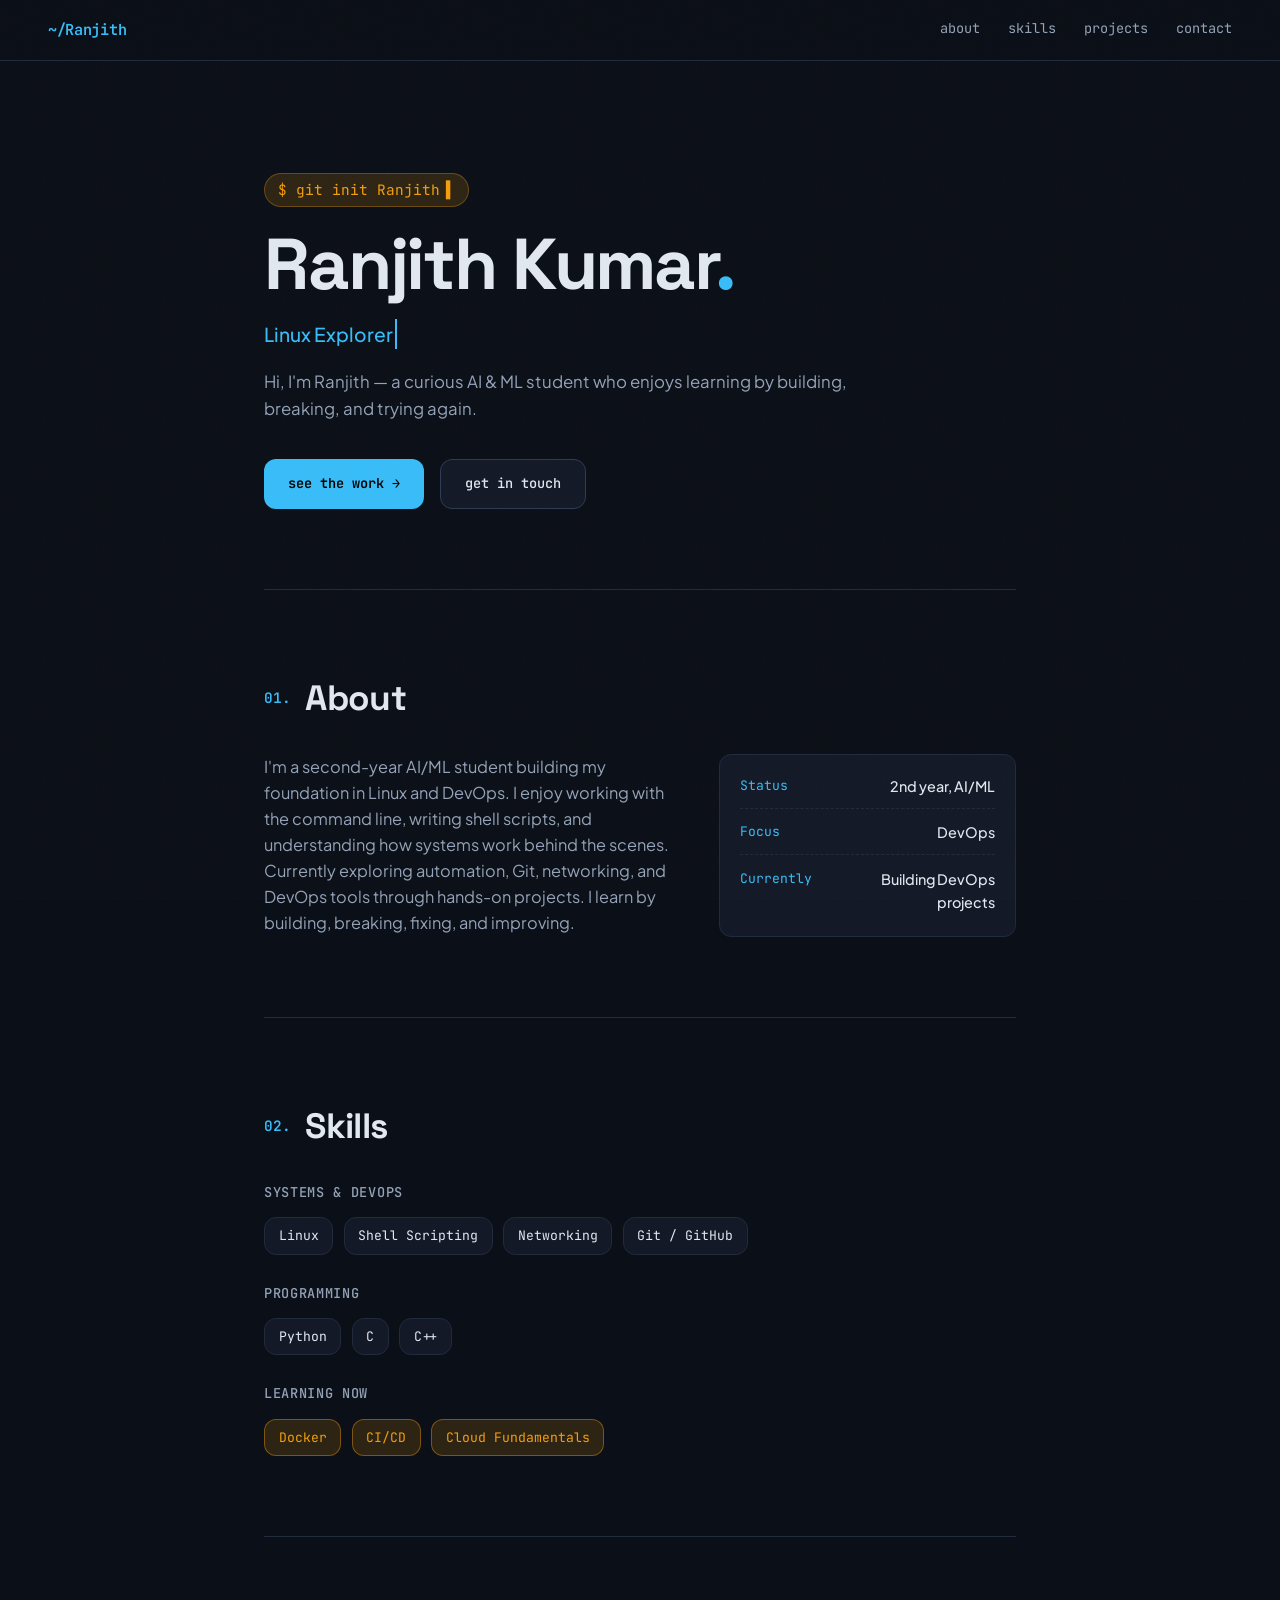
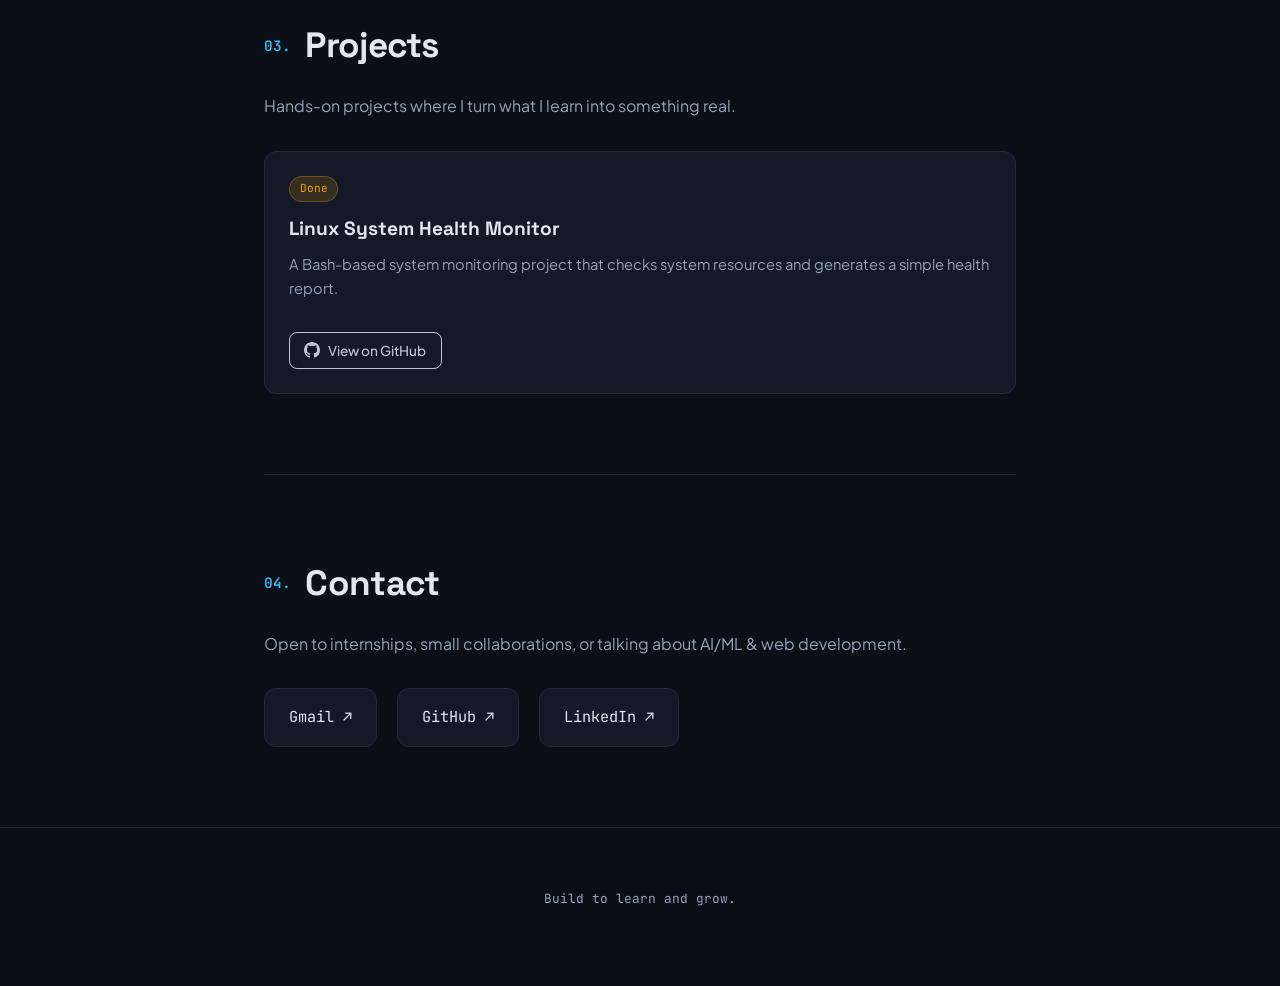
<file: index.html>
<!DOCTYPE html>
<html lang="en">
<head>
  <meta charset="UTF-8">
  <meta name="viewport" content="width=device-width, initial-scale=1.0">
  <title>Ranjith - Portfolio</title>
  <meta name="description" content="Portfolio of Ranjith Kumar — 2nd-year AI/ML student building skills and projects step-by-step.">
  <link rel="preconnect" href="https://fonts.googleapis.com">
  <link rel="preconnect" href="https://fonts.gstatic.com" crossorigin>
  <link href="https://fonts.googleapis.com/css2?family=Plus+Jakarta+Sans:wght@400;500;600;700&family=Space+Grotesk:wght@500;600;700&family=JetBrains+Mono:wght@400;500;600&display=swap" rel="stylesheet">

  <link rel="stylesheet" href="ranjith.css">
</head>
<body>

<div class="grain"></div>
<div class="progress-bar" id="progressBar"></div>

<header class="topbar">
  <a href="#top" class="brand">~/Ranjith</a>
  <nav class="topnav" id="topnav">
    <a href="#about">about</a>
    <a href="#skills">skills</a>
    <a href="#projects">projects</a>
    <a href="#contact">contact</a>
  </nav>
  <button class="navtoggle" id="navToggle" aria-label="Toggle menu" aria-expanded="false">
    <span></span><span></span><span></span>
  </button>
</header>

<div class="mobilemenu" id="mobileMenu">
  <a href="#about">about</a>
  <a href="#skills">skills</a>
  <a href="#projects">projects</a>
  <a href="#contact">contact</a>
</div>

<main>

  <!-- HERO -->
  <section class="hero" id="top">
    <div class="hero-eyebrow mono">$ git init Ranjith<span class="cursor">▌</span></div>
    <h1 class="hero-title">Ranjith Kumar<span class="dot">.</span></h1>
    <p class="hero-role"><span id="typedRole"></span><span class="typed-cursor" id="typedCursor">&nbsp;</span></p>
    <p class="hero-tagline">Hi, I'm Ranjith — a curious AI & ML student who enjoys learning by building, breaking, and trying again.</p>
    <div class="hero-links">
      <a href="#projects" class="btn btn-solid">see the work →</a>
      <a href="#contact" class="btn btn-ghost">get in touch</a>
    </div>
  </section>

  <!-- ABOUT -->
  <section class="section" id="about">
    <div class="section-head">
      <span class="mono tag">01.</span>
      <h2>About</h2>
    </div>
    <div class="about-grid">
      <p class="about-text">
      I'm a second-year AI/ML student building my foundation in Linux and DevOps. I enjoy working with the command line,
       writing shell scripts, and understanding how systems work behind the scenes. Currently exploring automation, Git,
        networking, and DevOps tools through hands-on projects. I learn by building, breaking, fixing, and improving.
      </p>
      <dl class="about-facts">
        <div><dt>Status</dt><dd>2nd year, AI/ML</dd></div>
        <div><dt>Focus</dt><dd>DevOps</dd></div>
        <div><dt>Currently</dt><dd>Building DevOps projects</dd></div>
        <!-- <div><dt>Based</dt><dd>Tamil Nadu, India</dd></div> -->
      </dl>
    </div>
  </section>

  <!-- SKILLS -->
  <section class="section" id="skills">
    <div class="section-head">
      <span class="mono tag">02.</span>
      <h2>Skills</h2>
    </div>
    <div class="skill-groups">
      <div class="skill-group">
        <h3 class="mono">Systems &amp; DevOps</h3>
        <div class="chips">
          <span class="chip">Linux</span>
          <span class="chip">Shell Scripting</span>
          <span class="chip">Networking</span>
          <span class="chip">Git / GitHub</span>
          <!-- <span class="chip">Docker</span> -->
        </div>
      </div>
      <div class="skill-group">
        <h3 class="mono">Programming</h3>
        <div class="chips">
          <span class="chip">Python</span>
          <span class="chip">C</span>
          <span class="chip">C++</span>
          <!-- <span class="chip">DSA in Java</span> -->
        </div>
      </div>
      <div class="skill-group">
        <h3 class="mono">Learning now</h3>
        <div class="chips">
          <span class="chip chip-learning">Docker</span>
          <span class="chip chip-learning">CI/CD</span>
          <span class="chip chip-learning">Cloud Fundamentals</span>
        </div>
      </div>
    </div>
  </section>

  <!-- PROJECTS -->
  <section class="section" id="projects">
    <div class="section-head">
      <span class="mono tag">03.</span>
      <h2>Projects</h2>
    </div>
    <p class="section-intro">Hands-on projects where I turn what I learn into something real.</p>

    <div class="project-grid">
      <article class="project-card">
        <div>
          <div class="project-header">
            <span class="mono project-status">Done</span>
          </div>
          <h3>Linux System Health Monitor</h3>
          <p>A Bash-based system monitoring project that checks system resources and generates a simple health report.</p>
        </div>
        <a href="https://github.com/Ranjithuhh/Linux-system-health-dashboard" 
   target="_blank" rel="noopener" class="repo-link">
  <svg class="repo-link-icon" viewBox="0 0 16 16" width="16" height="16" fill="currentColor">
    <path d="M8 0C3.58 0 0 3.58 0 8c0 3.54 2.29 6.53 5.47 7.59.4.07.55-.17.55-.38
    0-.19-.01-.82-.01-1.49-2.01.37-2.53-.49-2.69-.94-.09-.23-.48-.94-.82-1.13
    -.28-.15-.68-.52-.01-.53.63-.01 1.08.58 1.23.82.72 1.21 1.87.87 2.33.66
    .07-.52.28-.87.51-1.07-1.78-.2-3.64-.89-3.64-3.95 0-.87.31-1.59.82-2.15
    -.08-.2-.36-1.02.08-2.12 0 0 .67-.21 2.2.82.64-.18 1.32-.27 2-.27
    .68 0 1.36.09 2 .27 1.53-1.04 2.2-.82 2.2-.82.44 1.1.16 1.92.08 2.12
    .51.56.82 1.27.82 2.15 0 3.07-1.87 3.75-3.65 3.95.29.25.54.73.54 1.48
    0 1.07-.01 1.93-.01 2.2 0 .21.15.46.55.38A8.01 8.01 0 0 0 16 8c0-4.42-3.58-8-8-8z"/>
  </svg>
  View on GitHub
</a>
      </article>

      <!-- <article class="project-card">
        <div>
          <div class="project-header">
            <span class="mono project-status">planned</span>
          </div>
          <h3>Simple Calculator</h3>
          <p>A basic calculator UI to get comfortable with event handling and clean layout logic.</p>
        </div>
        <span class="project-stack mono">HTML · CSS · JS</span>
      </article>

      <article class="project-card">
        <div>
          <div class="project-header">
            <span class="mono project-status">planned</span>
          </div>
          <h3>Coursework Refactor</h3>
          <p>Rebuilding class assignments with proper documentation, modern structure, and pushing to GitHub.</p>
        </div>
        <span class="project-stack mono">Python</span>
      </article> -->
    </div>
  </section>

  <!-- CONTACT -->
  <section class="section" id="contact">
    <div class="section-head">
      <span class="mono tag">04.</span>
      <h2>Contact</h2>
    </div>
    <p class="section-intro">Open to internships, small collaborations, or talking about AI/ML & web development.</p>
    <div class="contact-links">
      <a href="mailto:ranjithkumar.tech5@gmail.com" class="contact-card" data-copy="ranjithkumar.tech5@gmail.com">
        Gmail ↗
        <span class="copy-toast">copied!</span>
      </a>
      <a href="https://github.com/Ranjithuhh" target="_blank" rel="noopener" class="contact-card">GitHub ↗</a>
      <a href="https://www.linkedin.com/in/ranjith-kumar5/" target="_blank" rel="noopener" class="contact-card">LinkedIn ↗</a>
    </div>
  </section>

</main>

<footer class="footer mono">
  <p>Build to learn and grow.</p>
</footer>

<button class="back-to-top" id="backToTop" aria-label="Back to top">↑</button>

<script src="ranjith.js"></script>
</body>
</html>
</file>
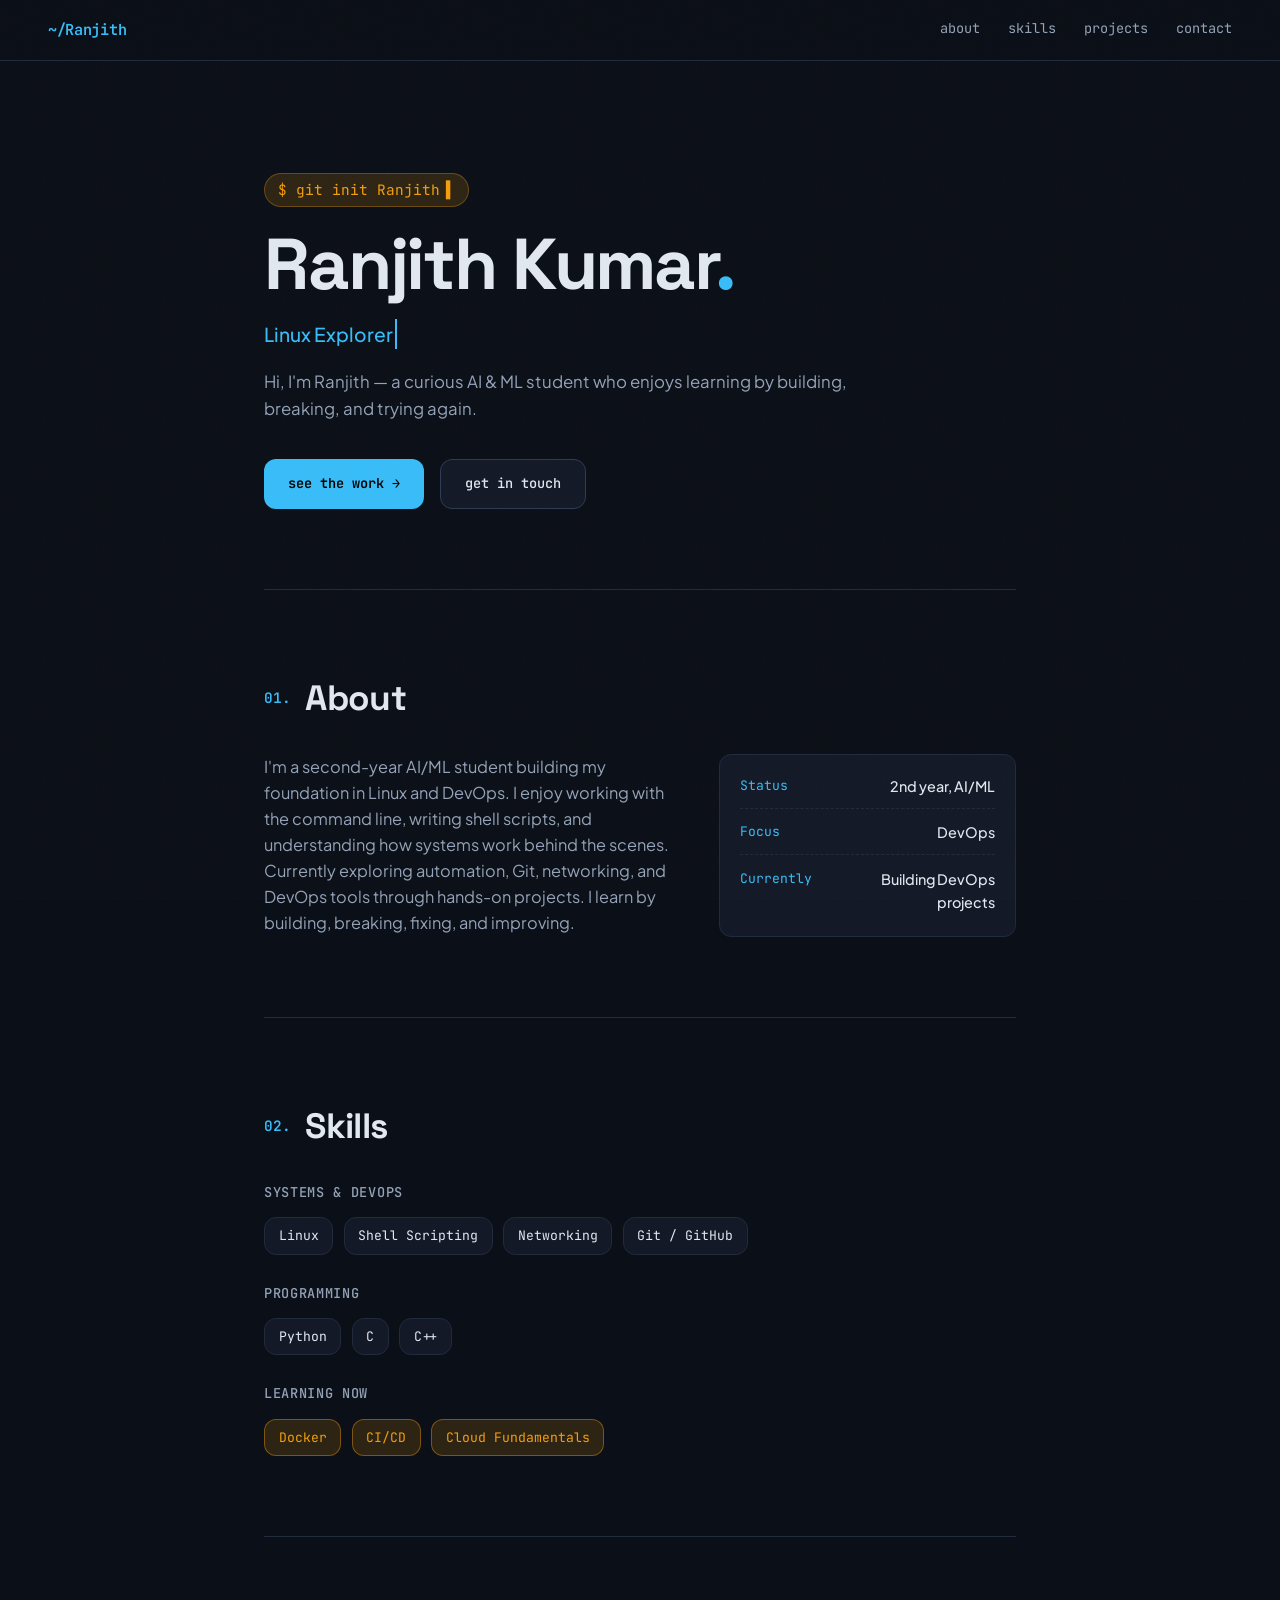
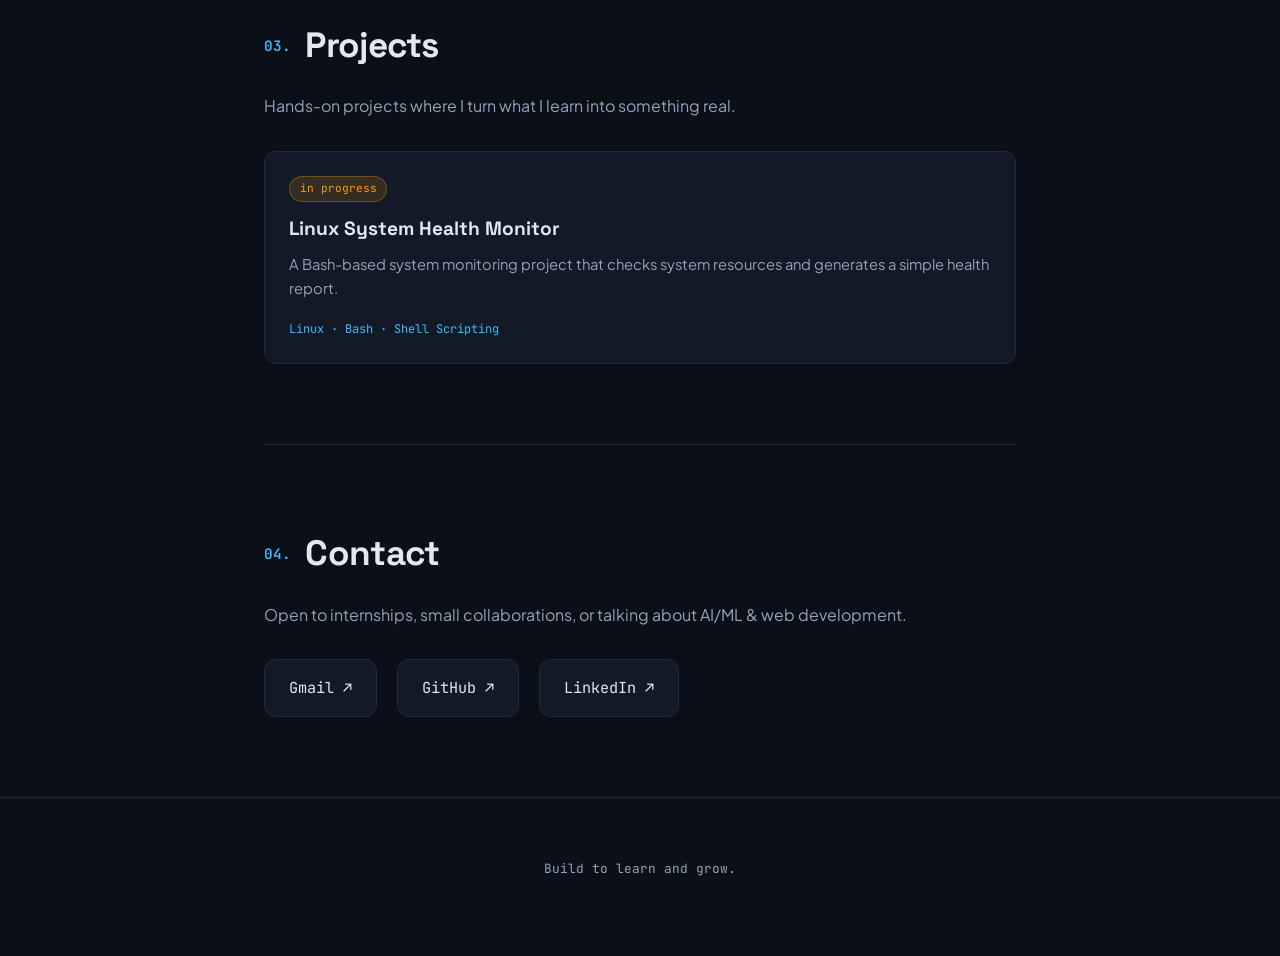
<file: ranjith.html>
<!DOCTYPE html>
<html lang="en">
<head>
  <meta charset="UTF-8">
  <meta name="viewport" content="width=device-width, initial-scale=1.0">
  <title>Ranjith - Portfolio</title>
  <meta name="description" content="Portfolio of Ranjith Kumar — 2nd-year AI/ML student building skills and projects step-by-step.">
  <link rel="preconnect" href="https://fonts.googleapis.com">
  <link rel="preconnect" href="https://fonts.gstatic.com" crossorigin>
  <link href="https://fonts.googleapis.com/css2?family=Plus+Jakarta+Sans:wght@400;500;600;700&family=Space+Grotesk:wght@500;600;700&family=JetBrains+Mono:wght@400;500;600&display=swap" rel="stylesheet">

  <link rel="stylesheet" href="ranjith.css">
</head>
<body>

<div class="grain"></div>
<div class="progress-bar" id="progressBar"></div>

<header class="topbar">
  <a href="#top" class="brand">~/Ranjith</a>
  <nav class="topnav" id="topnav">
    <a href="#about">about</a>
    <a href="#skills">skills</a>
    <a href="#projects">projects</a>
    <a href="#contact">contact</a>
  </nav>
  <button class="navtoggle" id="navToggle" aria-label="Toggle menu" aria-expanded="false">
    <span></span><span></span><span></span>
  </button>
</header>

<div class="mobilemenu" id="mobileMenu">
  <a href="#about">about</a>
  <a href="#skills">skills</a>
  <a href="#projects">projects</a>
  <a href="#contact">contact</a>
</div>

<main>

  <!-- HERO -->
  <section class="hero" id="top">
    <div class="hero-eyebrow mono">$ git init Ranjith<span class="cursor">▌</span></div>
    <h1 class="hero-title">Ranjith Kumar<span class="dot">.</span></h1>
    <p class="hero-role"><span id="typedRole"></span><span class="typed-cursor" id="typedCursor">&nbsp;</span></p>
    <p class="hero-tagline">Hi, I'm Ranjith — a curious AI & ML student who enjoys learning by building, breaking, and trying again.</p>
    <div class="hero-links">
      <a href="#projects" class="btn btn-solid">see the work →</a>
      <a href="#contact" class="btn btn-ghost">get in touch</a>
    </div>
  </section>

  <!-- ABOUT -->
  <section class="section" id="about">
    <div class="section-head">
      <span class="mono tag">01.</span>
      <h2>About</h2>
    </div>
    <div class="about-grid">
      <p class="about-text">
      I'm a second-year AI/ML student building my foundation in Linux and DevOps. I enjoy working with the command line,
       writing shell scripts, and understanding how systems work behind the scenes. Currently exploring automation, Git,
        networking, and DevOps tools through hands-on projects. I learn by building, breaking, fixing, and improving.
      </p>
      <dl class="about-facts">
        <div><dt>Status</dt><dd>2nd year, AI/ML</dd></div>
        <div><dt>Focus</dt><dd>DevOps</dd></div>
        <div><dt>Currently</dt><dd>Building DevOps projects</dd></div>
        <!-- <div><dt>Based</dt><dd>Tamil Nadu, India</dd></div> -->
      </dl>
    </div>
  </section>

  <!-- SKILLS -->
  <section class="section" id="skills">
    <div class="section-head">
      <span class="mono tag">02.</span>
      <h2>Skills</h2>
    </div>
    <div class="skill-groups">
      <div class="skill-group">
        <h3 class="mono">Systems &amp; DevOps</h3>
        <div class="chips">
          <span class="chip">Linux</span>
          <span class="chip">Shell Scripting</span>
          <span class="chip">Networking</span>
          <span class="chip">Git / GitHub</span>
          <!-- <span class="chip">Docker</span> -->
        </div>
      </div>
      <div class="skill-group">
        <h3 class="mono">Programming</h3>
        <div class="chips">
          <span class="chip">Python</span>
          <span class="chip">C</span>
          <span class="chip">C++</span>
          <!-- <span class="chip">DSA in Java</span> -->
        </div>
      </div>
      <div class="skill-group">
        <h3 class="mono">Learning now</h3>
        <div class="chips">
          <span class="chip chip-learning">Docker</span>
          <span class="chip chip-learning">CI/CD</span>
          <span class="chip chip-learning">Cloud Fundamentals</span>
        </div>
      </div>
    </div>
  </section>

  <!-- PROJECTS -->
  <section class="section" id="projects">
    <div class="section-head">
      <span class="mono tag">03.</span>
      <h2>Projects</h2>
    </div>
    <p class="section-intro">Hands-on projects where I turn what I learn into something real.</p>

    <div class="project-grid">
      <article class="project-card">
        <div>
          <div class="project-header">
            <span class="mono project-status">in progress</span>
          </div>
          <h3>Linux System Health Monitor</h3>
          <p>A Bash-based system monitoring project that checks system resources and generates a simple health report.</p>
        </div>
        <span class="project-stack mono">Linux · Bash · Shell Scripting</span>
      </article>

      <!-- <article class="project-card">
        <div>
          <div class="project-header">
            <span class="mono project-status">planned</span>
          </div>
          <h3>Simple Calculator</h3>
          <p>A basic calculator UI to get comfortable with event handling and clean layout logic.</p>
        </div>
        <span class="project-stack mono">HTML · CSS · JS</span>
      </article>

      <article class="project-card">
        <div>
          <div class="project-header">
            <span class="mono project-status">planned</span>
          </div>
          <h3>Coursework Refactor</h3>
          <p>Rebuilding class assignments with proper documentation, modern structure, and pushing to GitHub.</p>
        </div>
        <span class="project-stack mono">Python</span>
      </article> -->
    </div>
  </section>

  <!-- CONTACT -->
  <section class="section" id="contact">
    <div class="section-head">
      <span class="mono tag">04.</span>
      <h2>Contact</h2>
    </div>
    <p class="section-intro">Open to internships, small collaborations, or talking about AI/ML & web development.</p>
    <div class="contact-links">
      <a href="mailto:ranjithkumar.tech5@gmail.com" class="contact-card" data-copy="ranjithkumar.tech5@gmail.com">
        Gmail ↗
        <span class="copy-toast">copied!</span>
      </a>
      <a href="https://github.com/Ranjithuhh" target="_blank" rel="noopener" class="contact-card">GitHub ↗</a>
      <a href="https://www.linkedin.com/in/ranjith-kumar5/" target="_blank" rel="noopener" class="contact-card">LinkedIn ↗</a>
    </div>
  </section>

</main>

<footer class="footer mono">
  <p>Build to learn and grow.</p>
</footer>

<button class="back-to-top" id="backToTop" aria-label="Back to top">↑</button>

<script src="ranjith.js"></script>
</body>
</html>
</file>
<file: ranjith.css>
:root {
      --bg: #0b0f17;
      --bg-surface: #131926;
      --bg-surface-hover: #1c2538;
      --border: #212b3e;
      --border-accent: #2d3b54;

      --text: #e2e8f0;
      --text-muted: #94a3b8;

      --accent: #38bdf8;          /* Electric Cyan */
      --accent-glow: rgba(56, 189, 248, 0.15);
      --amber: #f59e0b;           /* Terminal Amber */
      --amber-glow: rgba(245, 158, 11, 0.15);
      --green: #10b981;

      --radius: 12px;
      --font-heading: 'Space Grotesk', sans-serif;
      --font-body: 'Plus Jakarta Sans', sans-serif;
      --font-mono: 'JetBrains Mono', monospace;
      --maxw: 800px;
    }

    * { box-sizing: border-box; }

    @media (prefers-reduced-motion: no-preference) {
      html { scroll-behavior: smooth; }
    }

    body {
      margin: 0;
      background: var(--bg);
      color: var(--text);
      font-family: var(--font-body);
      line-height: 1.6;
      -webkit-font-smoothing: antialiased;
      position: relative;
      overflow-x: hidden;
    }

    .mono { font-family: var(--font-mono); }

    a { color: inherit; text-decoration: none; }

    /* Noise/Grain Texture */
    .grain {
      position: fixed;
      inset: 0;
      pointer-events: none;
      z-index: 50;
      opacity: 0.025;
      background-image: url("data:image/svg+xml,%3Csvg xmlns='http://www.w3.org/2000/svg' width='120' height='120'%3E%3Cfilter id='n'%3E%3CfeTurbulence type='fractalNoise' baseFrequency='0.9' numOctaves='2' stitchTiles='stitch'/%3E%3C/filter%3E%3Crect width='100%25' height='100%25' filter='url(%23n)'/%3E%3C/svg%3E");
    }

    /* Scroll progress bar */
    .progress-bar {
      position: fixed;
      top: 0;
      left: 0;
      height: 3px;
      width: 0%;
      background: linear-gradient(90deg, var(--accent), var(--amber));
      z-index: 60;
      transition: width 0.1s ease-out;
    }

    /* Top Navigation */
    .topbar {
      position: sticky;
      top: 0;
      z-index: 40;
      display: flex;
      align-items: center;
      justify-content: space-between;
      padding: 1.1rem clamp(1.25rem, 5vw, 3rem);
      background: rgba(11, 15, 23, 0.85);
      backdrop-filter: blur(12px);
      border-bottom: 1px solid var(--border);
    }

    .brand {
      font-family: var(--font-mono);
      font-size: 0.95rem;
      color: var(--accent);
      font-weight: 600;
      letter-spacing: -0.02em;
    }

    .topnav {
      display: flex;
      gap: 1.75rem;
    }

    .topnav a {
      font-family: var(--font-mono);
      font-size: 0.85rem;
      color: var(--text-muted);
      transition: color 0.2s ease;
      position: relative;
      padding-bottom: 2px;
    }

    .topnav a::after {
      content: "";
      position: absolute;
      left: 0;
      bottom: -4px;
      width: 0%;
      height: 1px;
      background: var(--accent);
      transition: width 0.2s ease;
    }

    .topnav a:hover { color: var(--accent); }
    .topnav a:hover::after { width: 100%; }

    .topnav a.active {
      color: var(--accent);
    }

    .topnav a.active::after { width: 100%; }

    .navtoggle {
      display: none;
      flex-direction: column;
      gap: 5px;
      background: none;
      border: none;
      cursor: pointer;
      padding: 0.4rem;
    }

    .navtoggle span {
      width: 22px;
      height: 2px;
      background: var(--text);
      transition: transform 0.2s ease, opacity 0.2s ease;
    }

    .navtoggle.open span:nth-child(1) { transform: translateY(7px) rotate(45deg); }
    .navtoggle.open span:nth-child(2) { opacity: 0; }
    .navtoggle.open span:nth-child(3) { transform: translateY(-7px) rotate(-45deg); }

    .mobilemenu {
      display: none;
      flex-direction: column;
      background: var(--bg-surface);
      border-bottom: 1px solid var(--border);
      padding: 0.5rem clamp(1.25rem, 5vw, 3rem) 1rem;
    }

    .mobilemenu a {
      font-family: var(--font-mono);
      color: var(--text-muted);
      padding: 0.75rem 0;
      border-bottom: 1px dashed var(--border);
    }

    .mobilemenu a.active { color: var(--accent); }

    .mobilemenu.open { display: flex; }

    @media (max-width: 720px) {
      .topnav { display: none; }
      .navtoggle { display: flex; }
    }

    /* Main Container */
    main {
      max-width: var(--maxw);
      margin: 0 auto;
      padding: 0 1.5rem;
    }

    /* Hero Section */
    .hero {
      padding: clamp(4rem, 12vw, 7rem) 0 clamp(3rem, 8vw, 5rem);
    }

    .hero-eyebrow {
      color: var(--amber);
      font-size: 0.9rem;
      margin: 0 0 1.25rem;
      display: inline-flex;
      align-items: center;
      gap: 0.4rem;
      background: var(--amber-glow);
      padding: 0.3rem 0.8rem;
      border-radius: 20px;
      border: 1px solid rgba(245, 158, 11, 0.3);
    }

    .cursor {
      display: inline-block;
      animation: blink 1s steps(1) infinite;
      color: var(--amber);
    }

    @keyframes blink { 50% { opacity: 0; } }

    .hero-title {
      font-family: var(--font-heading);
      font-weight: 700;
      font-size: clamp(2.75rem, 8vw, 4.5rem);
      line-height: 1.05;
      margin: 0 0 1rem;
      letter-spacing: -0.03em;
    }

    .hero-title .dot { color: var(--accent); }

    .hero-role {
      font-size: 1.2rem;
      color: var(--accent);
      font-weight: 500;
      margin: 0 0 1.25rem;
      min-height: 1.5em;
    }

    .hero-role .typed-cursor {
      display: inline-block;
      width: 2px;
      background: var(--accent);
      margin-left: 2px;
      animation: blink 0.9s steps(1) infinite;
    }

    .hero-tagline {
      max-width: 52ch;
      font-size: 1.05rem;
      color: var(--text-muted);
      margin: 0 0 2.25rem;
    }

    .hero-links { display: flex; gap: 1rem; flex-wrap: wrap; }

    .btn {
      display: inline-flex;
      align-items: center;
      gap: 0.5rem;
      font-family: var(--font-mono);
      font-size: 0.85rem;
      font-weight: 500;
      padding: 0.8rem 1.5rem;
      border-radius: var(--radius);
      transition: all 0.2s ease;
      cursor: pointer;
      border: none;
    }

    .btn-solid {
      background: var(--accent);
      color: #000;
      font-weight: 600;
    }

    .btn-solid:hover {
      transform: translateY(-2px);
      box-shadow: 0 8px 20px var(--accent-glow);
    }

    .btn-ghost {
      border: 1px solid var(--border-accent);
      color: var(--text);
      background: var(--bg-surface);
    }

    .btn-ghost:hover {
      border-color: var(--accent);
      color: var(--accent);
      transform: translateY(-2px);
    }

    /* Generic Section Styles */
    .section {
      padding: clamp(3.5rem, 8vw, 5rem) 0;
      border-top: 1px solid var(--border);
      opacity: 0;
      transform: translateY(18px);
      transition: opacity 0.7s ease, transform 0.7s ease;
    }

    .section.revealed { opacity: 1; transform: translateY(0); }

    .section-head {
      display: flex;
      align-items: center;
      gap: 0.9rem;
      margin-bottom: 1.75rem;
    }

    .section-head .tag {
      color: var(--accent);
      font-size: 0.9rem;
      font-weight: 600;
    }

    .section-head h2 {
      font-family: var(--font-heading);
      font-weight: 700;
      font-size: clamp(1.6rem, 4vw, 2.2rem);
      margin: 0;
      letter-spacing: -0.02em;
    }

    .section-intro {
      color: var(--text-muted);
      max-width: 58ch;
      margin: -0.5rem 0 2rem;
      font-size: 1rem;
    }

    /* About Grid */
    .about-grid {
      display: grid;
      grid-template-columns: 1.4fr 1fr;
      gap: 2.5rem;
    }

    .about-text {
      color: var(--text-muted);
      margin: 0;
      font-size: 1.02rem;
    }

    .about-facts {
      margin: 0;
      display: grid;
      gap: 0.8rem;
      background: var(--bg-surface);
      border: 1px solid var(--border);
      border-radius: var(--radius);
      padding: 1.25rem;
      transition: border-color 0.2s ease;
    }

    .about-facts:hover { border-color: var(--border-accent); }

    .about-facts div {
      display: flex;
      justify-content: space-between;
      border-bottom: 1px dashed var(--border);
      padding-bottom: 0.5rem;
      gap: 1rem;
    }

    .about-facts div:last-child { border-bottom: none; padding-bottom: 0; }

    .about-facts dt {
      font-family: var(--font-mono);
      font-size: 0.82rem;
      color: var(--accent);
    }

    .about-facts dd { margin: 0; text-align: right; font-weight: 500; font-size: 0.9rem; }

    @media (max-width: 640px) {
      .about-grid { grid-template-columns: 1fr; }
    }

    /* Skills Chips */
    .skill-groups {
      display: grid;
      gap: 1.75rem;
    }

    .skill-group h3 {
      font-size: 0.85rem;
      color: var(--text-muted);
      font-weight: 500;
      margin: 0 0 0.85rem;
      letter-spacing: 0.05em;
      text-transform: uppercase;
    }

    .chips {
      display: flex;
      flex-wrap: wrap;
      gap: 0.65rem;
    }

    .chip {
      font-family: var(--font-mono);
      font-size: 0.82rem;
      padding: 0.45rem 0.85rem;
      background: var(--bg-surface);
      border: 1px solid var(--border);
      border-radius: var(--radius);
      transition: border-color 0.2s ease, transform 0.2s ease, background 0.2s ease;
    }

    .chip:hover {
      border-color: var(--accent);
      transform: translateY(-2px);
      background: var(--bg-surface-hover);
    }

    .chip-learning {
      border-color: rgba(245, 158, 11, 0.4);
      color: var(--amber);
      background: var(--amber-glow);
    }

    .chip-learning:hover { border-color: var(--amber); }

    /* Projects Grid */
    .project-grid {
      display: grid;
      grid-template-columns: repeat(auto-fit, minmax(240px, 1fr));
      gap: 1.25rem;
    }

    .project-card {
      background: var(--bg-surface);
      border: 1px solid var(--border);
      border-radius: var(--radius);
      padding: 1.5rem;
      display: flex;
      flex-direction: column;
      justify-content: space-between;
      transition: transform 0.15s ease, border-color 0.25s ease, box-shadow 0.25s ease;
      transform-style: preserve-3d;
      will-change: transform;
    }

    .project-card:hover {
      border-color: var(--accent);
      box-shadow: 0 12px 24px rgba(0, 0, 0, 0.4);
    }

    .project-header {
      display: flex;
      justify-content: space-between;
      align-items: center;
      margin-bottom: 0.75rem;
    }

    .project-status {
      font-size: 0.7rem;
      color: var(--amber);
      background: var(--amber-glow);
      padding: 0.2rem 0.6rem;
      border-radius: 20px;
      border: 1px solid rgba(245, 158, 11, 0.3);
    }

    .project-card h3 {
      font-family: var(--font-heading);
      font-size: 1.2rem;
      margin: 0 0 0.5rem;
    }

    .project-card p {
      color: var(--text-muted);
      font-size: 0.92rem;
      margin: 0 0 1.25rem;
    }

    .project-stack {
      font-size: 0.75rem;
      color: var(--accent);
    }

    /* Contact Links */
    .contact-links {
      display: flex;
      gap: 1.25rem;
      flex-wrap: wrap;
    }

    .contact-card {
      background: var(--bg-surface);
      border: 1px solid var(--border);
      padding: 1rem 1.5rem;
      border-radius: var(--radius);
      font-family: var(--font-mono);
      font-size: 0.95rem;
      transition: all 0.2s ease;
      cursor: pointer;
      position: relative;
    }

    .contact-card:hover {
      border-color: var(--accent);
      color: var(--accent);
      transform: translateY(-2px);
    }

    .copy-toast {
      position: absolute;
      top: -2.2rem;
      left: 50%;
      transform: translateX(-50%);
      background: var(--accent);
      color: #000;
      font-size: 0.7rem;
      padding: 0.25rem 0.6rem;
      border-radius: 6px;
      opacity: 0;
      pointer-events: none;
      transition: opacity 0.2s ease, transform 0.2s ease;
      white-space: nowrap;
    }

    .copy-toast.show {
      opacity: 1;
      transform: translateX(-50%) translateY(-4px);
    }

    /* Footer */
    .footer {
      text-align: center;
      padding: 3rem 1.5rem 4rem;
      color: var(--text-muted);
      font-size: 0.8rem;
      border-top: 1px solid var(--border);
    }

    /* Back to top */
    .back-to-top {
      position: fixed;
      bottom: 1.75rem;
      right: 1.75rem;
      width: 42px;
      height: 42px;
      border-radius: 50%;
      background: var(--bg-surface);
      border: 1px solid var(--border-accent);
      color: var(--accent);
      display: flex;
      align-items: center;
      justify-content: center;
      cursor: pointer;
      opacity: 0;
      pointer-events: none;
      transform: translateY(10px);
      transition: opacity 0.25s ease, transform 0.25s ease, border-color 0.2s ease;
      z-index: 45;
      font-family: var(--font-mono);
      font-size: 1.1rem;
    }

    .back-to-top.show {
      opacity: 1;
      pointer-events: auto;
      transform: translateY(0);
    }

    .back-to-top:hover { border-color: var(--accent); }
.repo-link {
  display: inline-flex;
  align-items: center;
  gap: 0.5rem;
  margin-top: 0.75rem;
  font-size: 0.85rem;
  font-weight: 500;
  color: inherit;
  text-decoration: none;
  border: 1px solid currentColor;
  padding: 0.4rem 0.9rem;
  border-radius: 8px;
  opacity: 0.85;
  transition: opacity 0.2s ease, transform 0.2s ease;
  width: fit-content;
}

.repo-link:hover {
  opacity: 1;
  transform: translateY(-2px);
}

.repo-link-icon {
  flex-shrink: 0;
}
</file>
